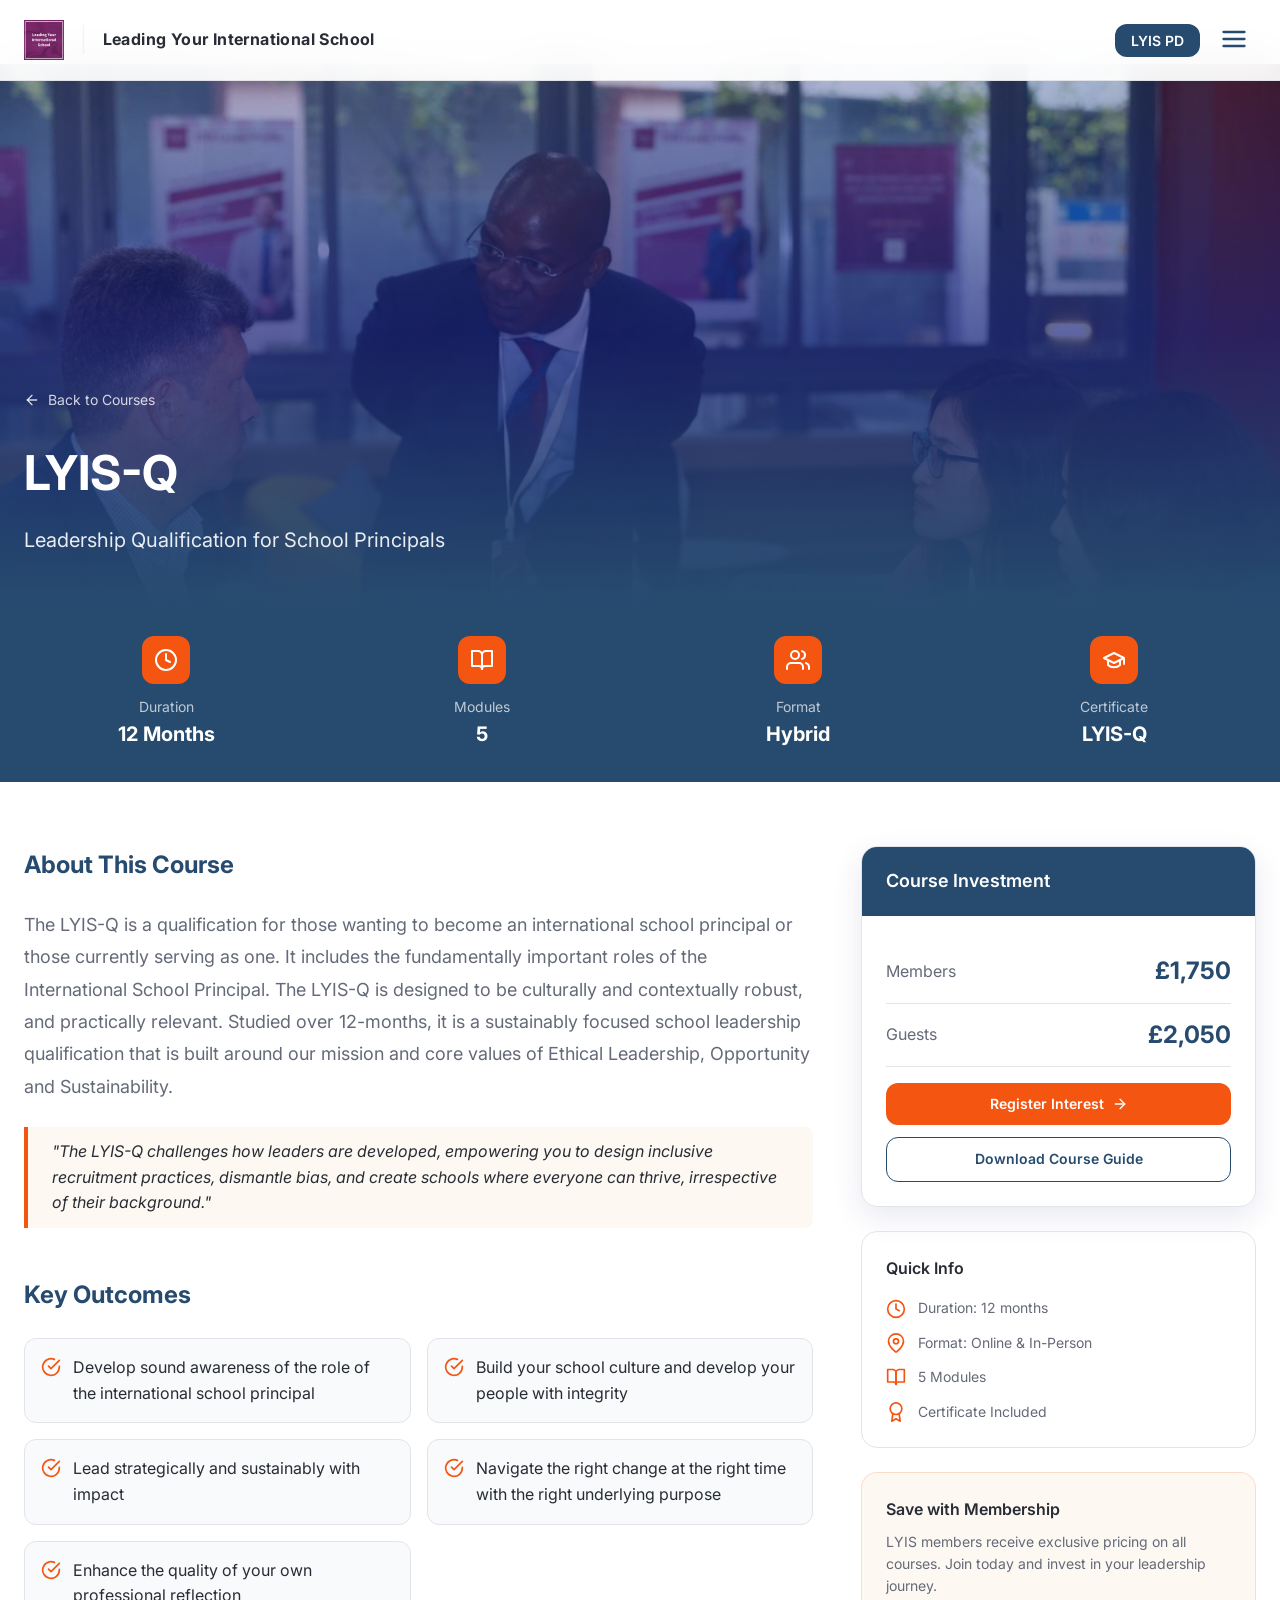
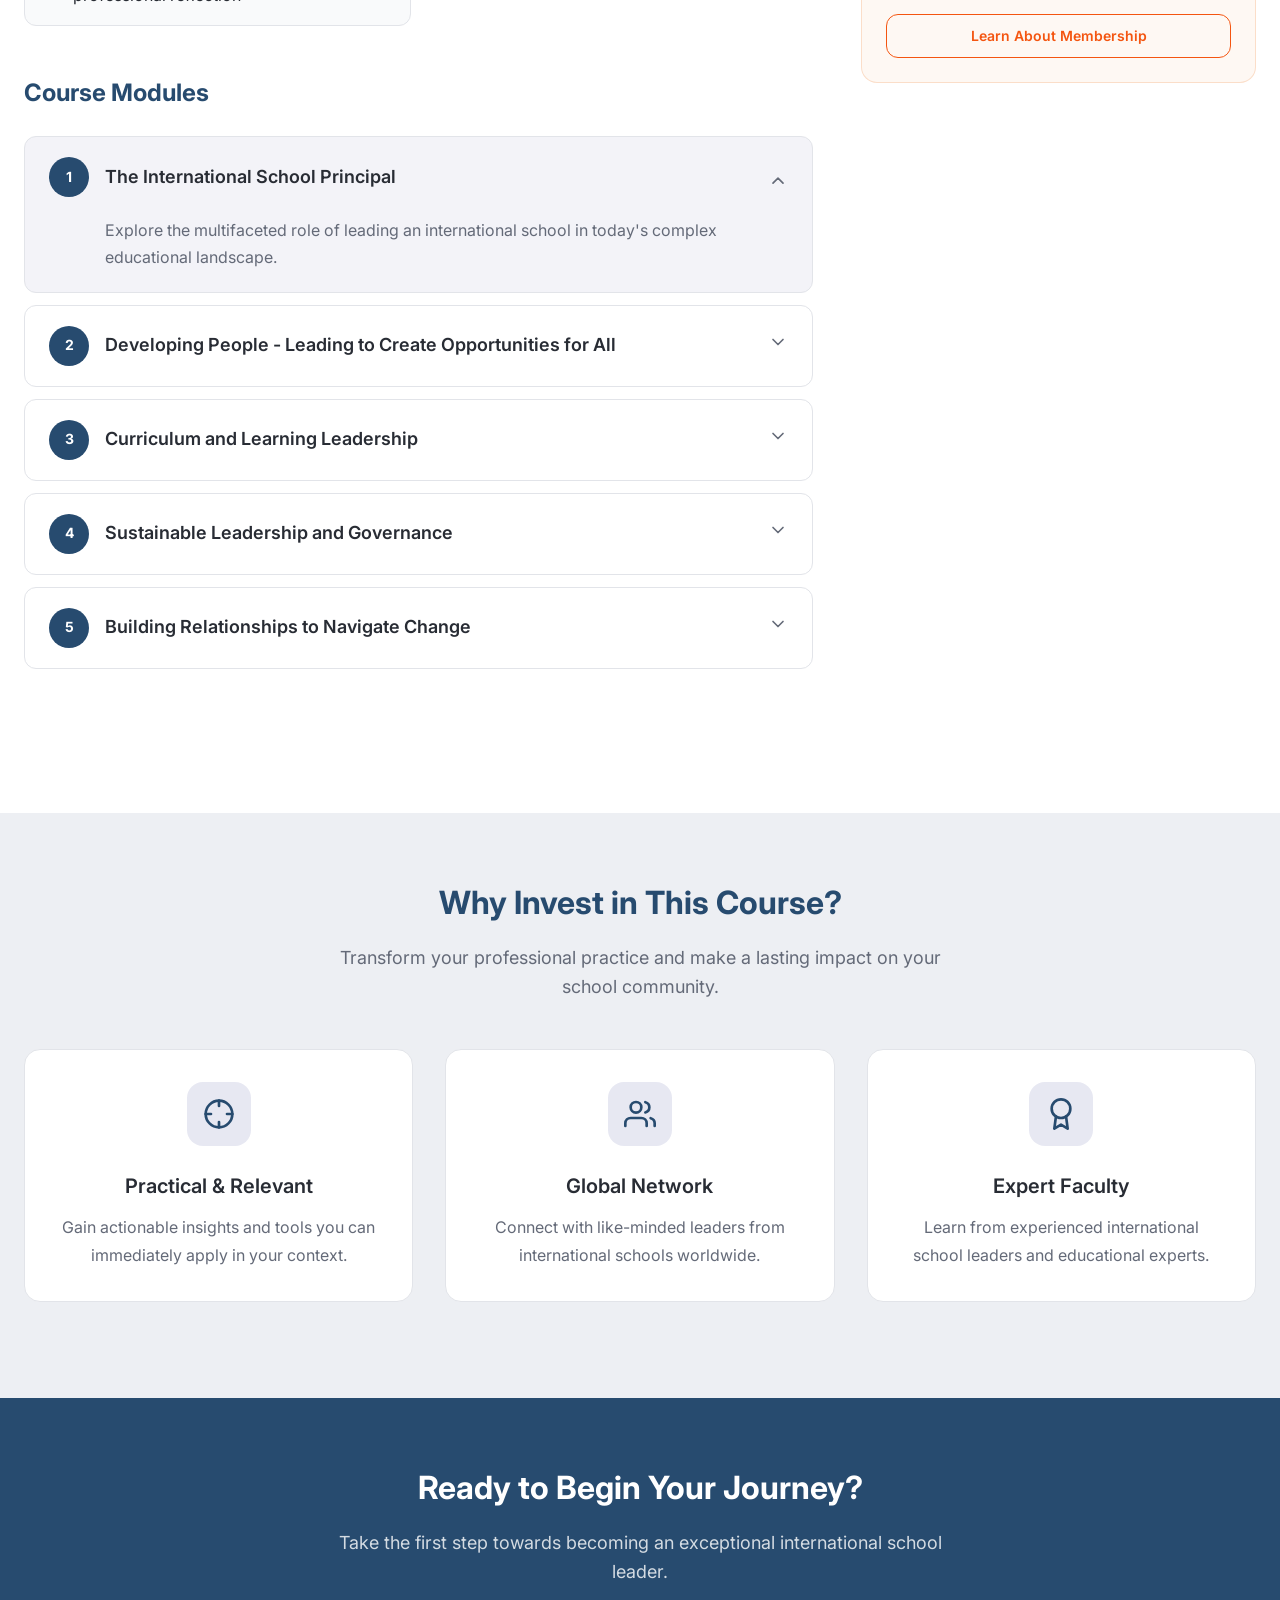
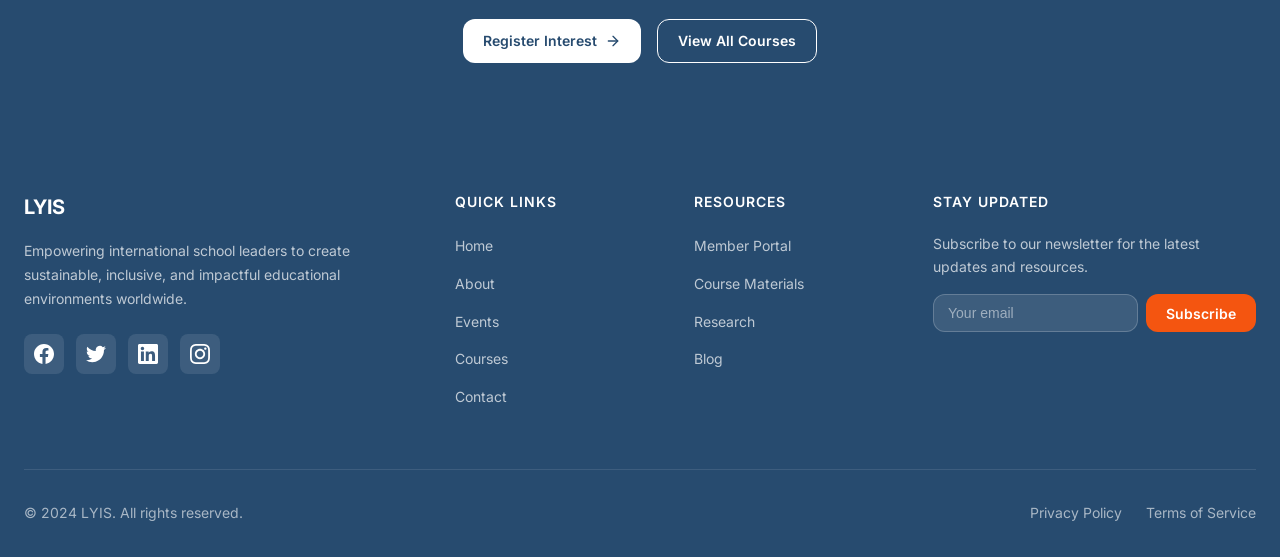
<file: lyis-q.html>
<!DOCTYPE html>
<html lang="en">
<head>
    <meta charset="UTF-8">
    <meta name="viewport" content="width=device-width, initial-scale=1.0">
    <title>LYIS-Q | Leadership Qualification for School Principals</title>
    <meta name="description" content="The LYIS-Q is a 12-month qualification for those wanting to become an international school principal or those currently serving as one.">
    <link href="https://fonts.googleapis.com/css2?family=Inter:wght@300;400;500;600;700;800&display=swap" rel="stylesheet">
    <link rel="stylesheet" href="css/courses.css">
</head>
<body>
    <!-- Navbar -->
    <header class="navbar">
        <div class="container nav-container">
        <a href="/" class="logo-link">
            <img src="images/lyis-logo.png" alt="LYIS - Leading Your International School" class="logo-img">
            <span class="logo-divider">|</span>
            <span class="logo-text">Leading Your International School</span>
        </a>
        <div class="nav-actions">
            <button class="btn btn-primary btn-sm">LYIS PD</button>
            <button class="menu-toggle" aria-label="Toggle menu" id="menuToggle">
            <svg width="28" height="28" viewBox="0 0 24 24" fill="none" stroke="currentColor" stroke-width="2" stroke-linecap="round" stroke-linejoin="round">
                <line x1="3" y1="12" x2="21" y2="12"></line>
                <line x1="3" y1="6" x2="21" y2="6"></line>
                <line x1="3" y1="18" x2="21" y2="18"></line>
            </svg>
            </button>
        </div>
        </div>
    </header>
    <!-- ================= LYIS OVERLAY MENU ================= -->
    <nav class="nav-overlay" id="navOverlay" aria-hidden="true">
        <div class="nav-backdrop"></div>

        <div class="nav-panel">
        <!-- Header -->
        <div class="nav-header">
            <a href="/" class="nav-logo">
            <img src="images/lyis-logo.png" alt="LYIS" style="height:42px;">
            <span class="nav-logo-text">Leading Your International School</span>
            </a>

            <button class="close-btn" id="menuClose" aria-label="Close menu">
            <svg width="22" height="22" viewBox="0 0 24 24" fill="none" stroke="currentColor" stroke-width="2">
                <line x1="18" y1="6" x2="6" y2="18"/>
                <line x1="6" y1="6" x2="18" y2="18"/>
            </svg>
            </button>
        </div>

        <!-- Menu -->
        <ul class="nav-menu">

            <!-- About -->
            <li class="nav-item">
            <button class="nav-link" aria-expanded="false">
                <span class="nav-icon">
                <svg width="20" height="20" viewBox="0 0 24 24" fill="none" stroke="currentColor" stroke-width="1.5">
                    <path d="M3 9l9-7 9 7v11a2 2 0 0 1-2 2H5a2 2 0 0 1-2-2z"/>
                    <polyline points="9 22 9 12 15 12 15 22"/>
                </svg>
                </span>
                <span class="nav-text">About</span>
                <span class="nav-arrow">
                <svg width="14" height="14" viewBox="0 0 24 24" fill="none" stroke="currentColor" stroke-width="2">
                    <polyline points="6 9 12 15 18 9"/>
                </svg>
                </span>
            </button>

            <ul class="submenu">
                <li><a href="#about" class="submenu-link">Who We Are</a></li>
                <li><a href="#mission" class="submenu-link">Mission & Vision</a></li>
            </ul>
            </li>

            <!-- Events -->
            <li class="nav-item">
            <button class="nav-link" aria-expanded="false">
                <span class="nav-icon">
                <svg width="20" height="20" viewBox="0 0 24 24" fill="none" stroke="currentColor" stroke-width="1.5">
                    <rect x="3" y="4" width="18" height="18" rx="2"/>
                    <line x1="16" y1="2" x2="16" y2="6"/>
                    <line x1="8" y1="2" x2="8" y2="6"/>
                    <line x1="3" y1="10" x2="21" y2="10"/>
                </svg>
                </span>
                <span class="nav-text">Events</span>
                <span class="nav-arrow">
                <svg width="14" height="14" viewBox="0 0 24 24" fill="none" stroke="currentColor" stroke-width="2">
                    <polyline points="6 9 12 15 18 9"/>
                </svg>
                </span>
            </button>

            <ul class="submenu">
                <li><a href="#events" class="submenu-link">Upcoming Events</a></li>
            </ul>
            </li>

            <!-- Courses -->
            <li class="nav-item">
            <a href="#courses" class="nav-link no-submenu">
                <span class="nav-icon">
                <svg width="20" height="20" viewBox="0 0 24 24" fill="none" stroke="currentColor" stroke-width="1.5">
                    <path d="M4 19.5A2.5 2.5 0 0 1 6.5 17H20"/>
                    <path d="M6.5 2H20v20H6.5A2.5 2.5 0 0 1 4 19.5z"/>
                </svg>
                </span>
                <span class="nav-text">Courses</span>
            </a>
            </li>

            <!-- Membership -->
            <li class="nav-item">
            <a href="#membership" class="nav-link no-submenu">
                <span class="nav-icon">
                <svg width="20" height="20" viewBox="0 0 24 24" fill="none" stroke="currentColor" stroke-width="1.5">
                    <path d="M17 21v-2a4 4 0 0 0-4-4H5a4 4 0 0 0-4 4v2"/>
                    <circle cx="9" cy="7" r="4"/>
                </svg>
                </span>
                <span class="nav-text">Membership</span>
            </a>
            </li>

            <!-- Contact -->
            <li class="nav-item">
            <a href="#contact" class="nav-link no-submenu">
                <span class="nav-icon">
                <svg width="20" height="20" viewBox="0 0 24 24" fill="none" stroke="currentColor" stroke-width="1.5">
                    <path d="M4 4h16v12H4z"/>
                    <polyline points="22,6 12,13 2,6"/>
                </svg>
                </span>
                <span class="nav-text">Contact</span>
            </a>
            </li>

        </ul>

        <div class="nav-footer">© 2026 LYIS</div>
        </div>
    </nav>
    <!-- ================= LYIS OVERLAY MENU END ================= -->

    <!-- Hero Section -->
    <section class="hero">
        <img src="images/LYISQ.png" alt="LYIS-Q Course" class="hero-image">
        <div class="hero-overlay"></div>
        <div class="container hero-content">
            <a href="index.html" class="back-link">
                <svg viewBox="0 0 24 24" fill="none" stroke="currentColor" stroke-width="2" stroke-linecap="round" stroke-linejoin="round"><line x1="19" y1="12" x2="5" y2="12"></line><polyline points="12 19 5 12 12 5"></polyline></svg>
                Back to Courses
            </a>
            <h1>LYIS-Q</h1>
            <p class="hero-subtitle">Leadership Qualification for School Principals</p>
        </div>
    </section>

    <!-- Stats Bar -->
    <section class="stats-bar">
        <div class="container">
            <div class="stats-grid">
                <div class="stat-item">
                    <div class="stat-icon">
                        <svg viewBox="0 0 24 24" fill="none" stroke="currentColor" stroke-width="2" stroke-linecap="round" stroke-linejoin="round"><circle cx="12" cy="12" r="10"></circle><polyline points="12 6 12 12 16 14"></polyline></svg>
                    </div>
                    <span class="stat-label">Duration</span>
                    <span class="stat-value">12 Months</span>
                </div>
                <div class="stat-item">
                    <div class="stat-icon">
                        <svg viewBox="0 0 24 24" fill="none" stroke="currentColor" stroke-width="2" stroke-linecap="round" stroke-linejoin="round"><path d="M2 3h6a4 4 0 0 1 4 4v14a3 3 0 0 0-3-3H2z"></path><path d="M22 3h-6a4 4 0 0 0-4 4v14a3 3 0 0 1 3-3h7z"></path></svg>
                    </div>
                    <span class="stat-label">Modules</span>
                    <span class="stat-value">5</span>
                </div>
                <div class="stat-item">
                    <div class="stat-icon">
                        <svg viewBox="0 0 24 24" fill="none" stroke="currentColor" stroke-width="2" stroke-linecap="round" stroke-linejoin="round"><path d="M17 21v-2a4 4 0 0 0-4-4H5a4 4 0 0 0-4 4v2"></path><circle cx="9" cy="7" r="4"></circle><path d="M23 21v-2a4 4 0 0 0-3-3.87"></path><path d="M16 3.13a4 4 0 0 1 0 7.75"></path></svg>
                    </div>
                    <span class="stat-label">Format</span>
                    <span class="stat-value">Hybrid</span>
                </div>
                <div class="stat-item">
                    <div class="stat-icon">
                        <svg viewBox="0 0 24 24" fill="none" stroke="currentColor" stroke-width="2" stroke-linecap="round" stroke-linejoin="round"><path d="M22 10v6M2 10l10-5 10 5-10 5z"></path><path d="M6 12v5c3 3 9 3 12 0v-5"></path></svg>
                    </div>
                    <span class="stat-label">Certificate</span>
                    <span class="stat-value">LYIS-Q</span>
                </div>
            </div>
        </div>
    </section>

    <!-- Main Content -->
    <section class="main-content">
        <div class="container">
            <div class="content-grid">
                <!-- Left Column -->
                <div class="content-left">
                    <!-- About the Course -->
                    <div class="content-section">
                        <h2>About This Course</h2>
                        <p>The LYIS-Q is a qualification for those wanting to become an international school principal or those currently serving as one. It includes the fundamentally important roles of the International School Principal. The LYIS-Q is designed to be culturally and contextually robust, and practically relevant. Studied over 12-months, it is a sustainably focused school leadership qualification that is built around our mission and core values of Ethical Leadership, Opportunity and Sustainability.</p>
                        <blockquote class="blockquote">
                            "The LYIS-Q challenges how leaders are developed, empowering you to design inclusive recruitment practices, dismantle bias, and create schools where everyone can thrive, irrespective of their background."
                        </blockquote>
                    </div>

                    <!-- Key Outcomes -->
                    <div class="content-section">
                        <h2>Key Outcomes</h2>
                        <div class="outcomes-grid">
                            <div class="outcome-card">
                                <svg viewBox="0 0 24 24" fill="none" stroke="currentColor" stroke-width="2" stroke-linecap="round" stroke-linejoin="round"><path d="M22 11.08V12a10 10 0 1 1-5.93-9.14"></path><polyline points="22 4 12 14.01 9 11.01"></polyline></svg>
                                <span>Develop sound awareness of the role of the international school principal</span>
                            </div>
                            <div class="outcome-card">
                                <svg viewBox="0 0 24 24" fill="none" stroke="currentColor" stroke-width="2" stroke-linecap="round" stroke-linejoin="round"><path d="M22 11.08V12a10 10 0 1 1-5.93-9.14"></path><polyline points="22 4 12 14.01 9 11.01"></polyline></svg>
                                <span>Build your school culture and develop your people with integrity</span>
                            </div>
                            <div class="outcome-card">
                                <svg viewBox="0 0 24 24" fill="none" stroke="currentColor" stroke-width="2" stroke-linecap="round" stroke-linejoin="round"><path d="M22 11.08V12a10 10 0 1 1-5.93-9.14"></path><polyline points="22 4 12 14.01 9 11.01"></polyline></svg>
                                <span>Lead strategically and sustainably with impact</span>
                            </div>
                            <div class="outcome-card">
                                <svg viewBox="0 0 24 24" fill="none" stroke="currentColor" stroke-width="2" stroke-linecap="round" stroke-linejoin="round"><path d="M22 11.08V12a10 10 0 1 1-5.93-9.14"></path><polyline points="22 4 12 14.01 9 11.01"></polyline></svg>
                                <span>Navigate the right change at the right time with the right underlying purpose</span>
                            </div>
                            <div class="outcome-card">
                                <svg viewBox="0 0 24 24" fill="none" stroke="currentColor" stroke-width="2" stroke-linecap="round" stroke-linejoin="round"><path d="M22 11.08V12a10 10 0 1 1-5.93-9.14"></path><polyline points="22 4 12 14.01 9 11.01"></polyline></svg>
                                <span>Enhance the quality of your own professional reflection</span>
                            </div>
                        </div>
                    </div>

                    <!-- Course Modules -->
                    <div class="content-section">
                        <h2>Course Modules</h2>
                        <div class="accordion">
                            <div class="accordion-item active">
                                <div class="accordion-header" onclick="toggleAccordion(this)">
                                    <span class="module-number">1</span>
                                    <span class="accordion-title">The International School Principal</span>
                                    <span class="accordion-icon">
                                        <svg viewBox="0 0 24 24" fill="none" stroke="currentColor" stroke-width="2" stroke-linecap="round" stroke-linejoin="round"><polyline points="6 9 12 15 18 9"></polyline></svg>
                                    </span>
                                </div>
                                <div class="accordion-content">
                                    Explore the multifaceted role of leading an international school in today's complex educational landscape.
                                </div>
                            </div>
                            <div class="accordion-item">
                                <div class="accordion-header" onclick="toggleAccordion(this)">
                                    <span class="module-number">2</span>
                                    <span class="accordion-title">Developing People - Leading to Create Opportunities for All</span>
                                    <span class="accordion-icon">
                                        <svg viewBox="0 0 24 24" fill="none" stroke="currentColor" stroke-width="2" stroke-linecap="round" stroke-linejoin="round"><polyline points="6 9 12 15 18 9"></polyline></svg>
                                    </span>
                                </div>
                                <div class="accordion-content">
                                    Build strategies for inclusive leadership that develops talent and creates opportunities.
                                </div>
                            </div>
                            <div class="accordion-item">
                                <div class="accordion-header" onclick="toggleAccordion(this)">
                                    <span class="module-number">3</span>
                                    <span class="accordion-title">Curriculum and Learning Leadership</span>
                                    <span class="accordion-icon">
                                        <svg viewBox="0 0 24 24" fill="none" stroke="currentColor" stroke-width="2" stroke-linecap="round" stroke-linejoin="round"><polyline points="6 9 12 15 18 9"></polyline></svg>
                                    </span>
                                </div>
                                <div class="accordion-content">
                                    Lead curriculum design and implementation that meets international standards and local needs.
                                </div>
                            </div>
                            <div class="accordion-item">
                                <div class="accordion-header" onclick="toggleAccordion(this)">
                                    <span class="module-number">4</span>
                                    <span class="accordion-title">Sustainable Leadership and Governance</span>
                                    <span class="accordion-icon">
                                        <svg viewBox="0 0 24 24" fill="none" stroke="currentColor" stroke-width="2" stroke-linecap="round" stroke-linejoin="round"><polyline points="6 9 12 15 18 9"></polyline></svg>
                                    </span>
                                </div>
                                <div class="accordion-content">
                                    Develop governance frameworks that ensure long-term school sustainability and success.
                                </div>
                            </div>
                            <div class="accordion-item">
                                <div class="accordion-header" onclick="toggleAccordion(this)">
                                    <span class="module-number">5</span>
                                    <span class="accordion-title">Building Relationships to Navigate Change</span>
                                    <span class="accordion-icon">
                                        <svg viewBox="0 0 24 24" fill="none" stroke="currentColor" stroke-width="2" stroke-linecap="round" stroke-linejoin="round"><polyline points="6 9 12 15 18 9"></polyline></svg>
                                    </span>
                                </div>
                                <div class="accordion-content">
                                    Master the art of stakeholder relationships and leading through transformational change.
                                </div>
                            </div>
                        </div>
                    </div>
                </div>

                <!-- Sidebar -->
                <aside class="sidebar">
                    <!-- Pricing Card -->
                    <div class="sidebar-card">
                        <div class="sidebar-card-header">
                            <h3>Course Investment</h3>
                        </div>
                        <div class="sidebar-card-content">
                            <div class="price-row">
                                <span class="price-label">Members</span>
                                <span class="price-value">£1,750</span>
                            </div>
                            <div class="price-row">
                                <span class="price-label">Guests</span>
                                <span class="price-value">£2,050</span>
                            </div>
                            <div class="sidebar-buttons">
                                <a href="#" class="btn btn-secondary btn-full">
                                    Register Interest
                                    <svg width="16" height="16" viewBox="0 0 24 24" fill="none" stroke="currentColor" stroke-width="2" stroke-linecap="round" stroke-linejoin="round"><line x1="5" y1="12" x2="19" y2="12"></line><polyline points="12 5 19 12 12 19"></polyline></svg>
                                </a>
                                <a href="#" class="btn btn-outline btn-full">Download Course Guide</a>
                            </div>
                        </div>
                    </div>

                    <!-- Quick Info Card -->
                    <div class="quick-info-card">
                        <h3>Quick Info</h3>
                        <div class="quick-info-list">
                            <div class="quick-info-item">
                                <svg viewBox="0 0 24 24" fill="none" stroke="currentColor" stroke-width="2" stroke-linecap="round" stroke-linejoin="round"><circle cx="12" cy="12" r="10"></circle><polyline points="12 6 12 12 16 14"></polyline></svg>
                                <span>Duration: 12 months</span>
                            </div>
                            <div class="quick-info-item">
                                <svg viewBox="0 0 24 24" fill="none" stroke="currentColor" stroke-width="2" stroke-linecap="round" stroke-linejoin="round"><path d="M21 10c0 7-9 13-9 13s-9-6-9-13a9 9 0 0 1 18 0z"></path><circle cx="12" cy="10" r="3"></circle></svg>
                                <span>Format: Online & In-Person</span>
                            </div>
                            <div class="quick-info-item">
                                <svg viewBox="0 0 24 24" fill="none" stroke="currentColor" stroke-width="2" stroke-linecap="round" stroke-linejoin="round"><path d="M2 3h6a4 4 0 0 1 4 4v14a3 3 0 0 0-3-3H2z"></path><path d="M22 3h-6a4 4 0 0 0-4 4v14a3 3 0 0 1 3-3h7z"></path></svg>
                                <span>5 Modules</span>
                            </div>
                            <div class="quick-info-item">
                                <svg viewBox="0 0 24 24" fill="none" stroke="currentColor" stroke-width="2" stroke-linecap="round" stroke-linejoin="round"><circle cx="12" cy="8" r="7"></circle><polyline points="8.21 13.89 7 23 12 20 17 23 15.79 13.88"></polyline></svg>
                                <span>Certificate Included</span>
                            </div>
                        </div>
                    </div>

                    <!-- Membership Card -->
                    <div class="membership-card">
                        <h3>Save with Membership</h3>
                        <p>LYIS members receive exclusive pricing on all courses. Join today and invest in your leadership journey.</p>
                        <a href="#" class="btn btn-outline-secondary btn-full">Learn About Membership</a>
                    </div>
                </aside>
            </div>
        </div>
    </section>

    <!-- Why Invest Section -->
    <section class="why-invest">
        <div class="container">
            <div class="section-header">
                <h2>Why Invest in This Course?</h2>
                <p class="section-desc">Transform your professional practice and make a lasting impact on your school community.</p>
            </div>
            <div class="why-invest-grid">
                <div class="invest-card">
                    <div class="invest-card-icon">
                        <svg viewBox="0 0 24 24" fill="none" stroke="currentColor" stroke-width="2" stroke-linecap="round" stroke-linejoin="round"><circle cx="12" cy="12" r="10"></circle><line x1="22" y1="12" x2="18" y2="12"></line><line x1="6" y1="12" x2="2" y2="12"></line><line x1="12" y1="6" x2="12" y2="2"></line><line x1="12" y1="22" x2="12" y2="18"></line></svg>
                    </div>
                    <h3>Practical & Relevant</h3>
                    <p>Gain actionable insights and tools you can immediately apply in your context.</p>
                </div>
                <div class="invest-card">
                    <div class="invest-card-icon">
                        <svg viewBox="0 0 24 24" fill="none" stroke="currentColor" stroke-width="2" stroke-linecap="round" stroke-linejoin="round"><path d="M17 21v-2a4 4 0 0 0-4-4H5a4 4 0 0 0-4 4v2"></path><circle cx="9" cy="7" r="4"></circle><path d="M23 21v-2a4 4 0 0 0-3-3.87"></path><path d="M16 3.13a4 4 0 0 1 0 7.75"></path></svg>
                    </div>
                    <h3>Global Network</h3>
                    <p>Connect with like-minded leaders from international schools worldwide.</p>
                </div>
                <div class="invest-card">
                    <div class="invest-card-icon">
                        <svg viewBox="0 0 24 24" fill="none" stroke="currentColor" stroke-width="2" stroke-linecap="round" stroke-linejoin="round"><circle cx="12" cy="8" r="7"></circle><polyline points="8.21 13.89 7 23 12 20 17 23 15.79 13.88"></polyline></svg>
                    </div>
                    <h3>Expert Faculty</h3>
                    <p>Learn from experienced international school leaders and educational experts.</p>
                </div>
            </div>
        </div>
    </section>

    <!-- CTA Section -->
    <section class="cta-section">
        <div class="container">
            <h2>Ready to Begin Your Journey?</h2>
            <p>Take the first step towards becoming an exceptional international school leader.</p>
            <div class="cta-buttons">
                <a href="#" class="btn btn-white">
                    Register Interest
                    <svg width="16" height="16" viewBox="0 0 24 24" fill="none" stroke="currentColor" stroke-width="2" stroke-linecap="round" stroke-linejoin="round"><line x1="5" y1="12" x2="19" y2="12"></line><polyline points="12 5 19 12 12 19"></polyline></svg>
                </a>
                <a href="courses.html" class="btn btn-outline-white">View All Courses</a>
            </div>
        </div>
    </section>

    <!-- Footer -->
    <footer class="footer">
        <div class="container">
            <div class="footer-grid">
                <div class="footer-brand">
                    <h3>LYIS</h3>
                    <p>Empowering international school leaders to create sustainable, inclusive, and impactful educational environments worldwide.</p>
                    <div class="footer-social">
                        <a href="#">
                            <svg viewBox="0 0 24 24" fill="currentColor"><path d="M24 12.073c0-6.627-5.373-12-12-12s-12 5.373-12 12c0 5.99 4.388 10.954 10.125 11.854v-8.385H7.078v-3.47h3.047V9.43c0-3.007 1.792-4.669 4.533-4.669 1.312 0 2.686.235 2.686.235v2.953H15.83c-1.491 0-1.956.925-1.956 1.874v2.25h3.328l-.532 3.47h-2.796v8.385C19.612 23.027 24 18.062 24 12.073z"/></svg>
                        </a>
                        <a href="#">
                            <svg viewBox="0 0 24 24" fill="currentColor"><path d="M23.953 4.57a10 10 0 01-2.825.775 4.958 4.958 0 002.163-2.723c-.951.555-2.005.959-3.127 1.184a4.92 4.92 0 00-8.384 4.482C7.69 8.095 4.067 6.13 1.64 3.162a4.822 4.822 0 00-.666 2.475c0 1.71.87 3.213 2.188 4.096a4.904 4.904 0 01-2.228-.616v.06a4.923 4.923 0 003.946 4.827 4.996 4.996 0 01-2.212.085 4.936 4.936 0 004.604 3.417 9.867 9.867 0 01-6.102 2.105c-.39 0-.779-.023-1.17-.067a13.995 13.995 0 007.557 2.209c9.053 0 13.998-7.496 13.998-13.985 0-.21 0-.42-.015-.63A9.935 9.935 0 0024 4.59z"/></svg>
                        </a>
                        <a href="#">
                            <svg viewBox="0 0 24 24" fill="currentColor"><path d="M20.447 20.452h-3.554v-5.569c0-1.328-.027-3.037-1.852-3.037-1.853 0-2.136 1.445-2.136 2.939v5.667H9.351V9h3.414v1.561h.046c.477-.9 1.637-1.85 3.37-1.85 3.601 0 4.267 2.37 4.267 5.455v6.286zM5.337 7.433c-1.144 0-2.063-.926-2.063-2.065 0-1.138.92-2.063 2.063-2.063 1.14 0 2.064.925 2.064 2.063 0 1.139-.925 2.065-2.064 2.065zm1.782 13.019H3.555V9h3.564v11.452zM22.225 0H1.771C.792 0 0 .774 0 1.729v20.542C0 23.227.792 24 1.771 24h20.451C23.2 24 24 23.227 24 22.271V1.729C24 .774 23.2 0 22.222 0h.003z"/></svg>
                        </a>
                        <a href="#">
                            <svg viewBox="0 0 24 24" fill="currentColor"><path d="M12 0C8.74 0 8.333.015 7.053.072 5.775.132 4.905.333 4.14.63c-.789.306-1.459.717-2.126 1.384S.935 3.35.63 4.14C.333 4.905.131 5.775.072 7.053.012 8.333 0 8.74 0 12s.015 3.667.072 4.947c.06 1.277.261 2.148.558 2.913.306.788.717 1.459 1.384 2.126.667.666 1.336 1.079 2.126 1.384.766.296 1.636.499 2.913.558C8.333 23.988 8.74 24 12 24s3.667-.015 4.947-.072c1.277-.06 2.148-.262 2.913-.558.788-.306 1.459-.718 2.126-1.384.666-.667 1.079-1.335 1.384-2.126.296-.765.499-1.636.558-2.913.06-1.28.072-1.687.072-4.947s-.015-3.667-.072-4.947c-.06-1.277-.262-2.149-.558-2.913-.306-.789-.718-1.459-1.384-2.126C21.319 1.347 20.651.935 19.86.63c-.765-.297-1.636-.499-2.913-.558C15.667.012 15.26 0 12 0zm0 2.16c3.203 0 3.585.016 4.85.071 1.17.055 1.805.249 2.227.415.562.217.96.477 1.382.896.419.42.679.819.896 1.381.164.422.36 1.057.413 2.227.057 1.266.07 1.646.07 4.85s-.015 3.585-.074 4.85c-.061 1.17-.256 1.805-.421 2.227-.224.562-.479.96-.899 1.382-.419.419-.824.679-1.38.896-.42.164-1.065.36-2.235.413-1.274.057-1.649.07-4.859.07-3.211 0-3.586-.015-4.859-.074-1.171-.061-1.816-.256-2.236-.421-.569-.224-.96-.479-1.379-.899-.421-.419-.69-.824-.9-1.38-.165-.42-.359-1.065-.42-2.235-.045-1.26-.061-1.649-.061-4.844 0-3.196.016-3.586.061-4.861.061-1.17.255-1.814.42-2.234.21-.57.479-.96.9-1.381.419-.419.81-.689 1.379-.898.42-.166 1.051-.361 2.221-.421 1.275-.045 1.65-.06 4.859-.06l.045.03zm0 3.678c-3.405 0-6.162 2.76-6.162 6.162 0 3.405 2.76 6.162 6.162 6.162 3.405 0 6.162-2.76 6.162-6.162 0-3.405-2.76-6.162-6.162-6.162zM12 16c-2.21 0-4-1.79-4-4s1.79-4 4-4 4 1.79 4 4-1.79 4-4 4zm7.846-10.405c0 .795-.646 1.44-1.44 1.44-.795 0-1.44-.646-1.44-1.44 0-.794.646-1.439 1.44-1.439.793-.001 1.44.645 1.44 1.439z"/></svg>
                        </a>
                    </div>
                </div>
                <div class="footer-links">
                    <h4>Quick Links</h4>
                    <ul>
                        <li><a href="index.html">Home</a></li>
                        <li><a href="index.html#about">About</a></li>
                        <li><a href="index.html#events">Events</a></li>
                        <li><a href="courses.html">Courses</a></li>
                        <li><a href="index.html#contact">Contact</a></li>
                    </ul>
                </div>
                <div class="footer-links">
                    <h4>Resources</h4>
                    <ul>
                        <li><a href="#">Member Portal</a></li>
                        <li><a href="#">Course Materials</a></li>
                        <li><a href="#">Research</a></li>
                        <li><a href="#">Blog</a></li>
                    </ul>
                </div>
                <div class="footer-subscribe">
                    <h4>Stay Updated</h4>
                    <p>Subscribe to our newsletter for the latest updates and resources.</p>
                    <form class="subscribe-form">
                        <input type="email" placeholder="Your email">
                        <button type="submit" class="btn btn-secondary">Subscribe</button>
                    </form>
                </div>
            </div>
            <div class="footer-bottom">
                <p>© 2024 LYIS. All rights reserved.</p>
                <div class="footer-bottom-links">
                    <a href="#">Privacy Policy</a>
                    <a href="#">Terms of Service</a>
                </div>
            </div>
        </div>
    </footer>

    <script>
        // ===== Navbar Scroll Effect =====
        let lastScrollY = window.scrollY;
        const navbar = document.querySelector('.navbar');

        window.addEventListener('scroll', function() {
            const currentScrollY = window.scrollY;
            
            if (currentScrollY > 100) {
            navbar.style.background = 'rgba(10, 10, 15, 0.95)';
            } else {
            navbar.style.background = 'rgba(10, 10, 15, 0.8)';
            }
            
            lastScrollY = currentScrollY;
        });

        // ===== Mobile Navigation Menu =====
        const menuToggle = document.getElementById('menuToggle');
        const menuClose = document.getElementById('menuClose');
        const navOverlay = document.getElementById('navOverlay');
        const navLinks = document.querySelectorAll('.nav-link');

        menuToggle.addEventListener('click', () => {
        navOverlay.classList.add('is-open');
        document.body.classList.add('menu-open');
        });

        menuClose.addEventListener('click', closeMenu);

        navOverlay.addEventListener('click', (e) => {
        if (e.target.classList.contains('nav-backdrop')) {
            closeMenu();
        }
        });

        function closeMenu() {
        navOverlay.classList.remove('is-open');
        document.body.classList.remove('menu-open');
        }

        navLinks.forEach(link => {
        link.addEventListener('click', () => {
            const submenu = link.nextElementSibling;
            if (submenu && submenu.classList.contains('submenu')) {
            submenu.classList.toggle('is-open');
            link.setAttribute(
                'aria-expanded',
                submenu.classList.contains('is-open')
            );
            }
        });
        });

        document.addEventListener('keydown', (e) => {
        if (e.key === 'Escape') closeMenu();
        });


        function toggleAccordion(header) {
            const item = header.parentElement;
            const isActive = item.classList.contains('active');
            
            // Close all accordion items
            document.querySelectorAll('.accordion-item').forEach(accordionItem => {
                accordionItem.classList.remove('active');
            });
            
            // Open clicked item if it wasn't already open
            if (!isActive) {
                item.classList.add('active');
            }
        }
    </script>
</body>
</html>
</file>
<file: css/courses.css>
:root {
            --primary: #274B6F;
            --primary-foreground: hsl(0, 0%, 100%);
            --secondary: hsl(18, 91%, 51%);
            --secondary-foreground: hsl(0, 0%, 100%);
            --background: hsl(0, 0%, 100%);
            --foreground: hsl(220, 13%, 18%);
            --muted: hsl(214, 20%, 94%);
            --muted-foreground: hsl(220, 9%, 43%);
            --border: hsl(220, 13%, 90%);
            --card: hsl(210, 20%, 98%);
            --radius: 0.75rem;
        }

        * {
            margin: 0;
            padding: 0;
            box-sizing: border-box;
        }

        body {
            font-family: 'Inter', system-ui, -apple-system, sans-serif;
            background-color: var(--background);
            color: var(--foreground);
            line-height: 1.6;
            -webkit-font-smoothing: antialiased;
        }

        .container {
            max-width: 1280px;
            margin: 0 auto;
            padding: 0 24px;
        }
        a {
            color: inherit;
            text-decoration: none;
        }



        /* Navigation */
        button {
            font-family: inherit;
            cursor: pointer;
            border: none;
            background: none;
        }

        .btn {
            display: inline-flex;
            align-items: center;
            justify-content: center;
            gap: 8px;
            padding: 10px 20px;
            border-radius: var(--radius);
            font-weight: 600;
            font-size: 0.875rem;
            text-decoration: none;
            cursor: pointer;
            transition: all 0.2s;
            border: none;
        }

        .btn-primary {
            background: var(--primary);
            color: var(--primary-foreground);
        }

        .btn-primary:hover {
            opacity: 0.9;
        }

        .btn-secondary {
            background: var(--secondary);
            color: var(--secondary-foreground);
        }

        .btn-secondary:hover {
            opacity: 0.9;
        }

        .btn-outline {
            background: transparent;
            border: 1px solid var(--primary);
            color: var(--primary);
        }

        .btn-outline:hover {
            background: var(--primary);
            color: var(--primary-foreground);
        }

        .btn-outline-secondary {
            background: transparent;
            border: 1px solid var(--secondary);
            color: var(--secondary);
        }

        .btn-outline-secondary:hover {
            background: var(--secondary);
            color: var(--secondary-foreground);
        }

        .btn-full {
            width: 100%;
        }

        .btn-sm {
            padding: 0.5rem 1rem;
            font-size: 0.875rem;
        }

        /* ===== Navbar ===== */
        .navbar {
        position: fixed;
        top: 0;
        left: 0;
        right: 0;
        z-index: 50;
        background: rgba(10, 10, 15, 0.8);
        backdrop-filter: blur(24px);
        border-bottom: 1px solid rgba(42, 42, 61, 0.5);
        }

        .nav-container {
        display: flex;
        align-items: center;
        justify-content: space-between;
        height: 4rem;
        }

        @media (min-width: 1024px) {
        .nav-container {
            height: 5rem;
        }
        }

        .logo-link {
        display: flex;
        align-items: center;
        gap: 0.75rem;
        }

        @media (min-width: 1024px) {
        .logo-link {
            gap: 1rem;
        }
        }

        .logo-img {
        height: 2rem;
        width: auto;
        }

        @media (min-width: 1024px) {
        .logo-img {
            height: 2.5rem;
        }
        }

        .logo-divider {
        color: rgba(224, 224, 224, 0.4);
        font-size: 1.25rem;
        font-weight: 300;
        }

        @media (min-width: 1024px) {
        .logo-divider {
            font-size: 1.5rem;
        }
        }

        .logo-text {
        display: none;
        font-size: 0.875rem;
        font-weight: 700;
        letter-spacing: 0.025em;
        }

        @media (min-width: 640px) {
        .logo-text {
            display: block;
        }
        }

        @media (min-width: 1024px) {
        .logo-text {
            font-size: 1rem;
        }
        }

        .nav-actions {
        display: flex;
        align-items: center;
        gap: 0.75rem;
        }

        .menu-toggle {
        padding: 0.5rem;
        color: var(--foreground);
        transition: color 0.2s ease;
        }

        .menu-toggle:hover {
        color: var(--primary);
        }

        .btn-light-solid-footer{
            background-color: var(--primary);
            color: var(--muted);
            width: 100%;
            padding: 0.75rem 1.5rem;
        }
        /* ===== Menu Overlay ===== */
        .menu-overlay {
        position: fixed;
        inset: 0;
        z-index: 100;
        opacity: 0;
        pointer-events: none;
        transition: opacity 0.5s ease;
        }

        .menu-overlay.active {
        opacity: 1;
        pointer-events: auto;
        }

        .menu-overlay-bg {
        position: absolute;
        inset: 0;
        background: rgba(10, 10, 15, 0.95);
        backdrop-filter: blur(48px);
        }

        .menu-content {
        position: relative;
        height: 100%;
        display: flex;
        flex-direction: column;
        transform: translateY(-2rem);
        transition: transform 0.5s ease;
        }

        .menu-overlay.active .menu-content {
        transform: translateY(0);
        }

        .menu-close {
        padding: 0.5rem;
        color: var(--foreground);
        transition: color 0.2s ease;
        }

        .menu-close:hover {
        color: var(--primary);
        }

        .menu-nav {
        flex: 1;
        display: flex;
        flex-direction: column;
        align-items: center;
        justify-content: center;
        gap: 2rem;
        }

        @media (min-width: 1024px) {
        .menu-nav {
            gap: 3rem;
        }
        }

        .menu-link {
        font-size: 2.25rem;
        font-weight: 700;
        color: var(--foreground);
        transition: all 0.3s ease;
        opacity: 0;
        transform: translateY(1rem);
        }

        @media (min-width: 1024px) {
        .menu-link {
            font-size: 3.75rem;
        }
        }

        .menu-link:hover {
        color: var(--primary);
        transform: scale(1.05);
        }

        .menu-overlay.active .menu-link {
        opacity: 1;
        transform: translateY(0);
        }

        .menu-overlay.active .menu-link:nth-child(1) { transition-delay: 0.1s; }
        .menu-overlay.active .menu-link:nth-child(2) { transition-delay: 0.2s; }
        .menu-overlay.active .menu-link:nth-child(3) { transition-delay: 0.3s; }
        .menu-overlay.active .menu-link:nth-child(4) { transition-delay: 0.4s; }
        .menu-overlay.active .menu-link:nth-child(5) { transition-delay: 0.5s; }

        /* ===== ADVANCED OVERLAY MENU ===== */
        .nav-overlay {
        position: fixed;
        inset: 0;
        z-index: 9999;
        visibility: hidden;
        pointer-events: none;
        }

        .nav-overlay.is-open {
        visibility: visible;
        pointer-events: auto;
        }

        .nav-backdrop {
        position: absolute;
        inset: 0;
        background: rgba(13, 17, 100, 0.85);
        backdrop-filter: blur(0px);
        opacity: 0;
        transition: opacity 0.4s ease;
        }

        .nav-overlay.is-open .nav-backdrop {
        opacity: 1;
        }

        .nav-panel {
        position: absolute;
        right: 0;
        top: 0;
        height: 100%;
        width: 100%;
        max-width: 420px;
        background: rgba(255,255,255,0.12);
        backdrop-filter: blur(24px);
        transform: translateX(100%);
        transition: transform 0.4s ease;
        display: flex;
        flex-direction: column;
        }

        .nav-overlay.is-open .nav-panel {
        transform: translateX(0);
        }

        .nav-header {
        padding: 1.5rem;
        display: flex;
        justify-content: space-between;
        align-items: center;
        }

        .close-btn {
        font-size: 1.5rem;
        color: #fff;
        }

        .nav-menu {
        flex: 1;
        }

        .nav-item {
        opacity: 0;
        transform: translateX(20px);
        transition: all 0.3s ease;
        }

        .nav-overlay.is-open .nav-item {
        opacity: 1;
        transform: translateX(0);
        }

        .nav-link {
        width: 100%;
        padding: 1rem 1.5rem;
        color: #fff;
        font-size: 1.1rem;
        display: flex;
        justify-content: space-between;
        }

        .submenu {
        max-height: 0;
        overflow: hidden;
        transition: max-height 0.4s ease;
        }

        .submenu.is-open {
        max-height: 200px;
        }

        .submenu-link {
        display: block;
        padding: 0.75rem 2.5rem;
        color: rgba(255,255,255,0.75);
        }
        /* ICON SUPPORT */
        .nav-icon {
        width: 36px;
        height: 36px;
        display: inline-flex;
        align-items: center;
        justify-content: center;
        color: var(--secondary);
        font-size: 1.25rem;
        margin-right: 1rem;
        }

        .nav-link {
        align-items: center;
        }

        .submenu-link::before {
        content: '•';
        color: var(--secondary);
        margin-right: 0.75rem;
        }
        /* RESET LIST LOOK */
        .nav-menu,
        .nav-menu li {
        list-style: none;
        margin: 0;
        padding: 0;
        }

        /* NAV LINK LAYOUT */
        .nav-link {
        display: flex;
        align-items: center;
        gap: 1rem;
        width: 100%;
        padding: 1rem 1.75rem;
        color: #fff;
        font-size: 1.05rem;
        font-weight: 500;
        background: transparent;
        }

        /* ICON */
        .nav-icon {
        width: 36px;
        height: 36px;
        display: flex;
        align-items: center;
        justify-content: center;
        color: var(--color-accent);
        flex-shrink: 0;
        }

        /* TEXT */
        .nav-text {
        flex: 1;
        text-align: left;
        }

        /* ARROW */
        .nav-arrow {
        opacity: 0.6;
        transition: transform 0.3s ease;
        }

        .nav-link[aria-expanded="true"] .nav-arrow {
        transform: rotate(180deg);
        opacity: 1;
        }

        /* SUBMENU */
        .submenu {
        background: rgba(0, 0, 0, 0.18);
        padding-left: 0;
        }

        .submenu-link {
        padding: 0.75rem 1.75rem 0.75rem 4.5rem;
        font-size: 0.95rem;
        color: rgba(255,255,255,0.75);
        }

        /* NO-SUBMENU LINKS */
        .nav-link.no-submenu .nav-arrow {
        display: none;
        }
        /* LOGO + TEXT INLINE FIX */
        .nav-logo {
        display: flex;
        align-items: center;
        gap: 0.75rem;
        white-space: nowrap;
        }

        .nav-logo img {
        height: 42px;
        width: auto;
        flex-shrink: 0;
        }

        .nav-logo-text {
        font-size: 0.9rem;
        font-weight: 700;
        color: #ffffff;
        line-height: 1;
        }

        .navbar {
            background: rgba(255, 255, 255, 0.92) !important;
            border-bottom: 1px solid var(--border);
        }

        .menu-toggle,
        .menu-close {
            color: var(--primary);
        }

        /* Menu Overlay */
        .menu-overlay-bg {
            background: rgba(255, 255, 255, 0.97);
        }

        .menu-link {
            color: var(--primary);
        }

        .menu-link:hover {
            color: var(--secondary);
        }
        /* Hero Section */
        .hero {
            position: relative;
            height: 60vh;
            min-height: 500px;
            overflow: hidden;
            margin-top: 64px;
        }

        .hero-image {
            position: absolute;
            inset: 0;
            width: 100%;
            height: 100%;
            object-fit: cover;
        }

        .hero-overlay {
            position: absolute;
            inset: 0;
            background: linear-gradient(to top, var(--primary), rgba(26, 35, 126, 0.7), rgba(26, 35, 126, 0.3));
        }

        .hero-content {
            position: relative;
            height: 100%;
            display: flex;
            flex-direction: column;
            justify-content: flex-end;
            padding-bottom: 48px;
        }

        .back-link {
            display: inline-flex;
            align-items: center;
            gap: 8px;
            color: rgba(255, 255, 255, 0.8);
            text-decoration: none;
            margin-bottom: 24px;
            font-size: 0.875rem;
            transition: color 0.2s;
        }

        .back-link:hover {
            color: white;
        }

        .back-link svg {
            width: 16px;
            height: 16px;
        }

        .hero h1 {
            font-size: 3rem;
            font-weight: 700;
            color: white;
            margin-bottom: 12px;
        }

        .hero-subtitle {
            font-size: 1.25rem;
            color: rgba(255, 255, 255, 0.9);
            max-width: 640px;
        }

        /* Stats Bar */
        .stats-bar {
            background: var(--primary);
            padding: 32px 0;
        }

        .stats-grid {
            display: grid;
            grid-template-columns: repeat(4, 1fr);
            gap: 32px;
            text-align: center;
        }

        .stat-item {
            text-align: center;
        }

        .stat-icon {
            display: inline-flex;
            align-items: center;
            justify-content: center;
            width: 48px;
            height: 48px;
            background: var(--secondary);
            border-radius: 12px;
            margin-bottom: 12px;
        }

        .stat-icon svg {
            width: 24px;
            height: 24px;
            color: white;
        }

        .stat-label {
            color: rgba(255, 255, 255, 0.7);
            font-size: 0.875rem;
            display: block;
        }

        .stat-value {
            color: white;
            font-size: 1.25rem;
            font-weight: 700;
        }

        /* Main Content */
        .main-content {
            padding: 64px 0 96px;
        }

        .content-grid {
            display: grid;
            grid-template-columns: 2fr 1fr;
            gap: 48px;
        }

        .content-section {
            margin-bottom: 48px;
        }

        .content-section h2 {
            font-size: 1.5rem;
            font-weight: 700;
            color: var(--primary);
            margin-bottom: 24px;
        }

        .content-section p {
            color: var(--muted-foreground);
            font-size: 1.125rem;
            line-height: 1.8;
            margin-bottom: 24px;
        }

        .blockquote {
            border-left: 4px solid var(--secondary);
            padding: 12px 24px;
            background: rgba(232, 115, 30, 0.05);
            border-radius: 0 8px 8px 0;
            font-style: italic;
            color: var(--foreground);
        }

        /* Outcomes Grid */
        .outcomes-grid {
            display: grid;
            grid-template-columns: repeat(2, 1fr);
            gap: 16px;
        }

        .outcome-card {
            display: flex;
            align-items: flex-start;
            gap: 12px;
            padding: 16px;
            background: var(--card);
            border: 1px solid var(--border);
            border-radius: 12px;
        }

        .outcome-card svg {
            color: var(--secondary);
            width: 20px;
            height: 20px;
            flex-shrink: 0;
            margin-top: 2px;
        }

        /* Accordion */
        .accordion {
            display: flex;
            flex-direction: column;
            gap: 12px;
        }

        .accordion-item {
            border: 1px solid var(--border);
            border-radius: 12px;
            overflow: hidden;
            transition: background 0.2s;
        }

        .accordion-item.active {
            background: rgba(26, 35, 126, 0.05);
        }

        .accordion-header {
            display: flex;
            align-items: center;
            gap: 16px;
            padding: 20px 24px;
            cursor: pointer;
            transition: background 0.2s;
        }

        .accordion-header:hover {
            background: rgba(26, 35, 126, 0.02);
        }

        .module-number {
            display: flex;
            align-items: center;
            justify-content: center;
            width: 40px;
            height: 40px;
            background: var(--primary);
            color: white;
            border-radius: 50%;
            font-weight: 700;
            font-size: 0.875rem;
            flex-shrink: 0;
        }

        .accordion-title {
            font-size: 1.125rem;
            font-weight: 600;
            color: var(--foreground);
            flex: 1;
        }

        .accordion-icon {
            color: var(--muted-foreground);
            transition: transform 0.3s;
        }

        .accordion-icon svg {
            width: 20px;
            height: 20px;
        }

        .accordion-item.active .accordion-icon {
            transform: rotate(180deg);
        }

        .accordion-content {
            padding: 0 24px 20px 80px;
            color: var(--muted-foreground);
            display: none;
            line-height: 1.7;
        }

        .accordion-item.active .accordion-content {
            display: block;
        }

        /* Instructor Card */
        .instructor-card {
            display: flex;
            gap: 24px;
            padding: 24px;
            background: var(--card);
            border: 1px solid var(--border);
            border-radius: 16px;
        }

        .instructor-image {
            width: 96px;
            height: 96px;
            border-radius: 50%;
            object-fit: cover;
            border: 4px solid rgba(232, 115, 30, 0.2);
            flex-shrink: 0;
        }

        .instructor-info h3 {
            font-size: 1.25rem;
            font-weight: 700;
            color: var(--foreground);
            margin-bottom: 12px;
        }

        .instructor-info p {
            color: var(--muted-foreground);
            line-height: 1.7;
            margin: 0;
            font-size: 0.9375rem;
        }

        /* Sidebar */
        .sidebar {
            position: sticky;
            top: 96px;
            display: flex;
            flex-direction: column;
            gap: 24px;
        }

        .sidebar-card {
            background: var(--background);
            border: 1px solid var(--border);
            border-radius: 16px;
            overflow: hidden;
            box-shadow: 0 10px 30px rgba(26, 35, 126, 0.1);
        }

        .sidebar-card-header {
            background: var(--primary);
            padding: 20px 24px;
        }

        .sidebar-card-header h3 {
            color: white;
            font-size: 1.125rem;
            font-weight: 600;
        }

        .sidebar-card-content {
            padding: 24px;
        }

        .price-row {
            display: flex;
            justify-content: space-between;
            align-items: center;
            padding: 12px 0;
            border-bottom: 1px solid var(--border);
        }

        .price-row:last-of-type {
            border-bottom: none;
        }

        .price-label {
            color: var(--muted-foreground);
        }

        .price-value {
            font-size: 1.5rem;
            font-weight: 700;
            color: var(--primary);
        }

        .price-row:last-of-type .price-value {
            color: var(--foreground);
        }

        .sidebar-buttons {
            display: flex;
            flex-direction: column;
            gap: 12px;
            margin-top: 16px;
        }

        /* Quick Info Card */
        .quick-info-card {
            border: 1px solid var(--border);
            border-radius: 16px;
            padding: 24px;
        }

        .quick-info-card h3 {
            font-size: 1rem;
            font-weight: 600;
            color: var(--foreground);
            margin-bottom: 16px;
        }

        .quick-info-list {
            display: flex;
            flex-direction: column;
            gap: 12px;
        }

        .quick-info-item {
            display: flex;
            align-items: center;
            gap: 12px;
            font-size: 0.875rem;
            color: var(--muted-foreground);
        }

        .quick-info-item svg {
            color: var(--secondary);
            width: 20px;
            height: 20px;
        }

        /* Membership Card */
        .membership-card {
            background: rgba(232, 115, 30, 0.05);
            border: 1px solid rgba(232, 115, 30, 0.2);
            border-radius: 16px;
            padding: 24px;
        }

        .membership-card h3 {
            font-size: 1rem;
            font-weight: 600;
            color: var(--foreground);
            margin-bottom: 8px;
        }

        .membership-card p {
            font-size: 0.875rem;
            color: var(--muted-foreground);
            margin-bottom: 16px;
            line-height: 1.6;
        }

        /* Why Invest Section */
        .why-invest {
            padding: 64px 0 96px;
            background: var(--muted);
        }

        .why-invest .section-header {
            text-align: center;
            margin-bottom: 48px;
        }

        .why-invest h2 {
            font-size: 2rem;
            font-weight: 700;
            color: var(--primary);
            margin-bottom: 16px;
        }

        .why-invest .section-desc {
            font-size: 1.125rem;
            color: var(--muted-foreground);
            max-width: 640px;
            margin: 0 auto;
        }

        .why-invest-grid {
            display: grid;
            grid-template-columns: repeat(3, 1fr);
            gap: 32px;
        }

        .invest-card {
            background: var(--background);
            border: 1px solid var(--border);
            border-radius: 16px;
            padding: 32px;
            text-align: center;
            transition: all 0.3s;
        }

        .invest-card:hover {
            border-color: rgba(26, 35, 126, 0.3);
            box-shadow: 0 10px 30px rgba(26, 35, 126, 0.1);
        }

        .invest-card-icon {
            width: 64px;
            height: 64px;
            background: rgba(26, 35, 126, 0.1);
            border-radius: 16px;
            display: flex;
            align-items: center;
            justify-content: center;
            margin: 0 auto 24px;
        }

        .invest-card-icon svg {
            width: 32px;
            height: 32px;
            color: var(--primary);
        }

        .invest-card h3 {
            font-size: 1.25rem;
            font-weight: 600;
            color: var(--foreground);
            margin-bottom: 12px;
        }

        .invest-card p {
            color: var(--muted-foreground);
            line-height: 1.7;
        }

        /* CTA Section */
        .cta-section {
            padding: 64px 0;
            background: var(--primary);
            text-align: center;
        }

        .cta-section h2 {
            font-size: 2rem;
            font-weight: 700;
            color: white;
            margin-bottom: 16px;
        }

        .cta-section p {
            font-size: 1.125rem;
            color: rgba(255, 255, 255, 0.8);
            max-width: 640px;
            margin: 0 auto 32px;
        }

        .cta-buttons {
            display: flex;
            justify-content: center;
            gap: 16px;
            flex-wrap: wrap;
        }

        .btn-white {
            background: white;
            color: var(--primary);
        }

        .btn-white:hover {
            background: rgba(255, 255, 255, 0.9);
        }

        .btn-outline-white {
            background: transparent;
            border: 1px solid white;
            color: white;
        }

        .btn-outline-white:hover {
            background: white;
            color: var(--primary);
        }

        /* Footer */
        .footer {
            background: var(--primary);
            color: white;
            padding: 64px 0 32px;
        }

        .footer-grid {
            display: grid;
            grid-template-columns: 2fr 1fr 1fr 1.5fr;
            gap: 48px;
            margin-bottom: 48px;
        }

        .footer-brand h3 {
            font-size: 1.25rem;
            font-weight: 700;
            margin-bottom: 16px;
        }

        .footer-brand p {
            color: rgba(255, 255, 255, 0.7);
            margin-bottom: 24px;
            font-size: 0.875rem;
            line-height: 1.7;
        }

        .footer-social {
            display: flex;
            gap: 12px;
        }

        .footer-social a {
            width: 40px;
            height: 40px;
            background: rgba(255, 255, 255, 0.1);
            border-radius: 8px;
            display: flex;
            align-items: center;
            justify-content: center;
            color: white;
            transition: background 0.2s;
        }

        .footer-social a:hover {
            background: var(--secondary);
        }

        .footer-social svg {
            width: 20px;
            height: 20px;
        }

        .footer-links h4 {
            font-size: 0.875rem;
            font-weight: 600;
            margin-bottom: 20px;
            text-transform: uppercase;
            letter-spacing: 1px;
        }

        .footer-links ul {
            list-style: none;
        }

        .footer-links li {
            margin-bottom: 12px;
        }

        .footer-links a {
            color: rgba(255, 255, 255, 0.7);
            text-decoration: none;
            font-size: 0.875rem;
            transition: color 0.2s;
        }

        .footer-links a:hover {
            color: white;
        }

        .footer-subscribe h4 {
            font-size: 0.875rem;
            font-weight: 600;
            margin-bottom: 20px;
            text-transform: uppercase;
            letter-spacing: 1px;
        }

        .footer-subscribe p {
            color: rgba(255, 255, 255, 0.7);
            font-size: 0.875rem;
            margin-bottom: 16px;
        }

        .subscribe-form {
            display: flex;
            gap: 8px;
        }

        .subscribe-form input {
            flex: 1;
            padding: 10px 14px;
            border: 1px solid rgba(255, 255, 255, 0.2);
            border-radius: var(--radius);
            background: rgba(255, 255, 255, 0.1);
            color: white;
            font-size: 0.875rem;
        }

        .subscribe-form input::placeholder {
            color: rgba(255, 255, 255, 0.5);
        }

        .footer-bottom {
            padding-top: 32px;
            border-top: 1px solid rgba(255, 255, 255, 0.1);
            display: flex;
            justify-content: space-between;
            align-items: center;
            font-size: 0.875rem;
            color: rgba(255, 255, 255, 0.6);
        }

        .footer-bottom-links {
            display: flex;
            gap: 24px;
        }

        .footer-bottom-links a {
            color: rgba(255, 255, 255, 0.6);
            text-decoration: none;
            transition: color 0.2s;
        }

        .footer-bottom-links a:hover {
            color: white;
        }

        /* Responsive */
        @media (max-width: 1024px) {
            .content-grid {
                grid-template-columns: 1fr;
            }
            
            .sidebar {
                position: static;
            }
            
            .why-invest-grid {
                grid-template-columns: 1fr;
            }
            
            .footer-grid {
                grid-template-columns: 1fr 1fr;
            }
        }

        @media (max-width: 768px) {
            .navbar-nav {
                display: none;
            }
            
            .menu-btn {
                display: block;
            }
            
            .hero {
                height: 50vh;
            }
            
            .hero h1 {
                font-size: 2rem;
            }
            
            .stats-grid {
                grid-template-columns: repeat(2, 1fr);
            }
            
            .outcomes-grid {
                grid-template-columns: 1fr;
            }
            
            .instructor-card {
                flex-direction: column;
                text-align: center;
            }
            
            .instructor-image {
                margin: 0 auto;
            }
            
            .footer-grid {
                grid-template-columns: 1fr;
            }
            
            .footer-bottom {
                flex-direction: column;
                gap: 16px;
                text-align: center;
            }
        }
</file>
